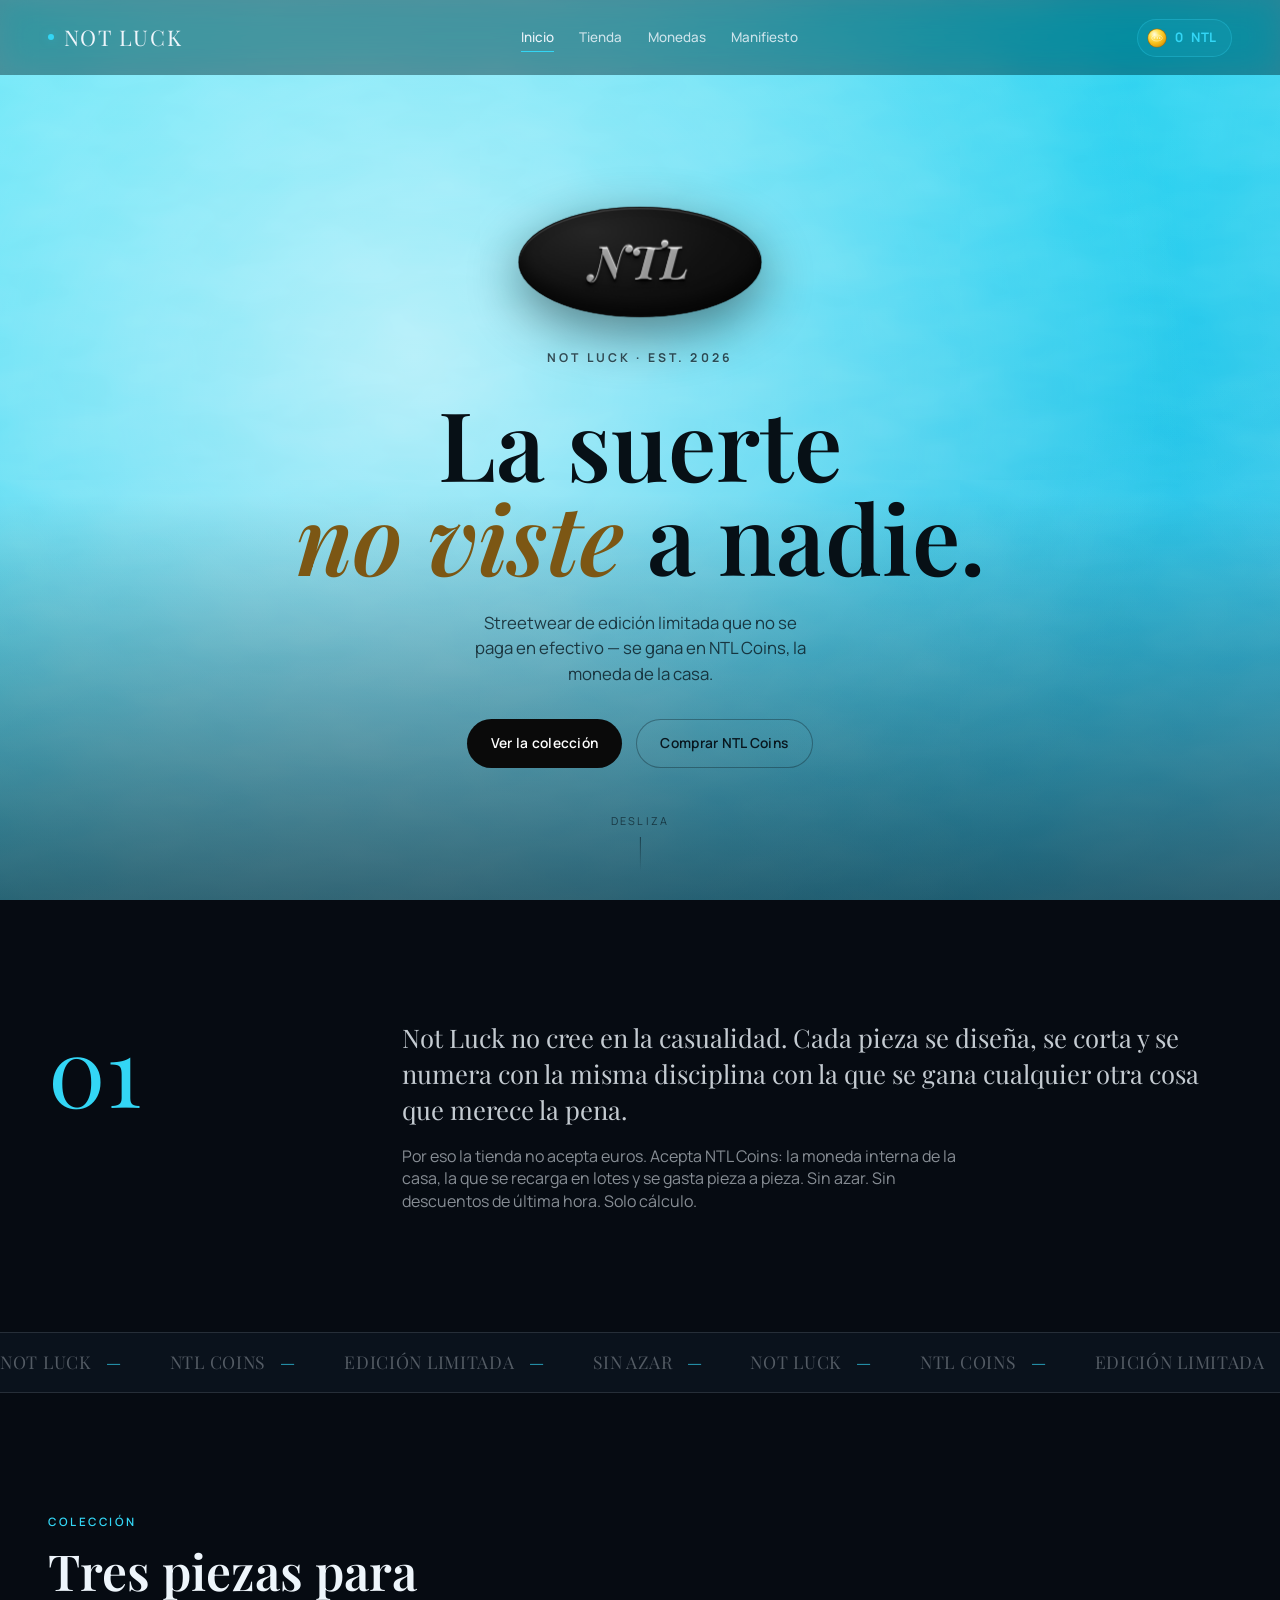
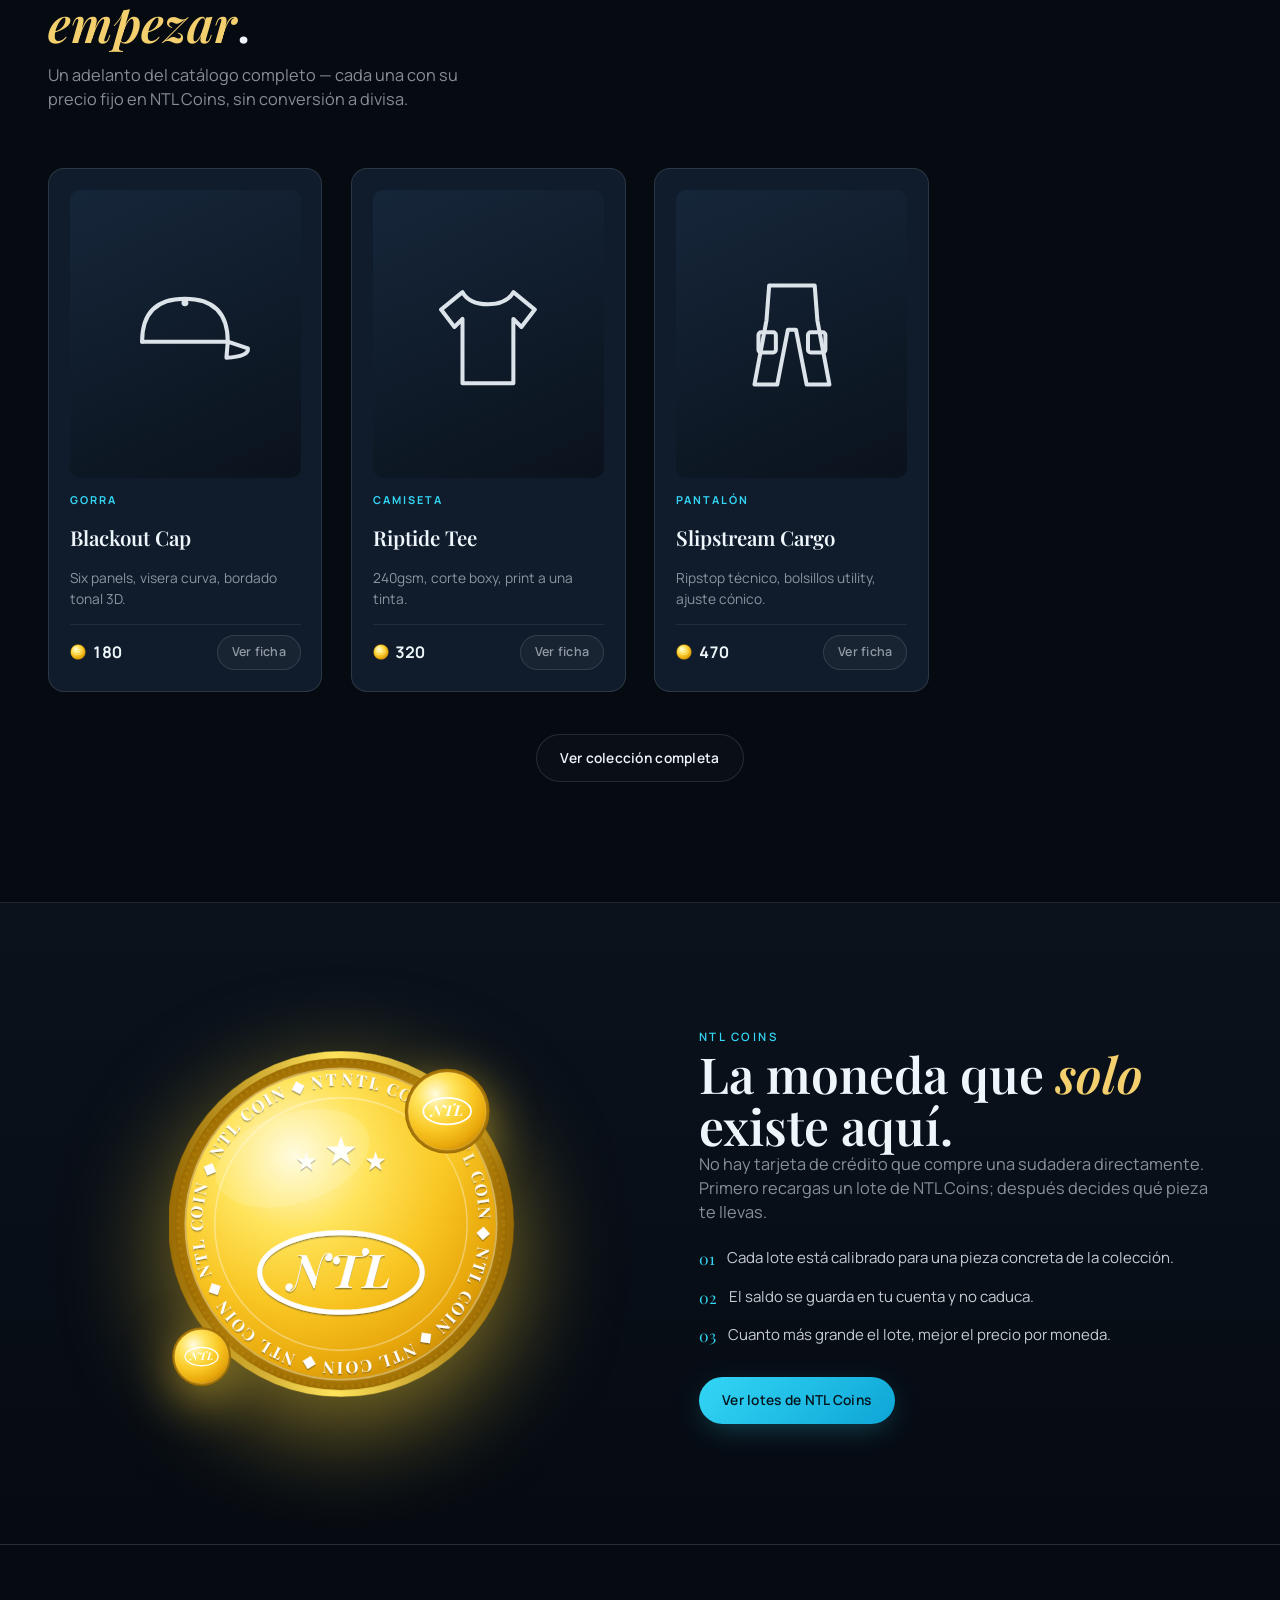
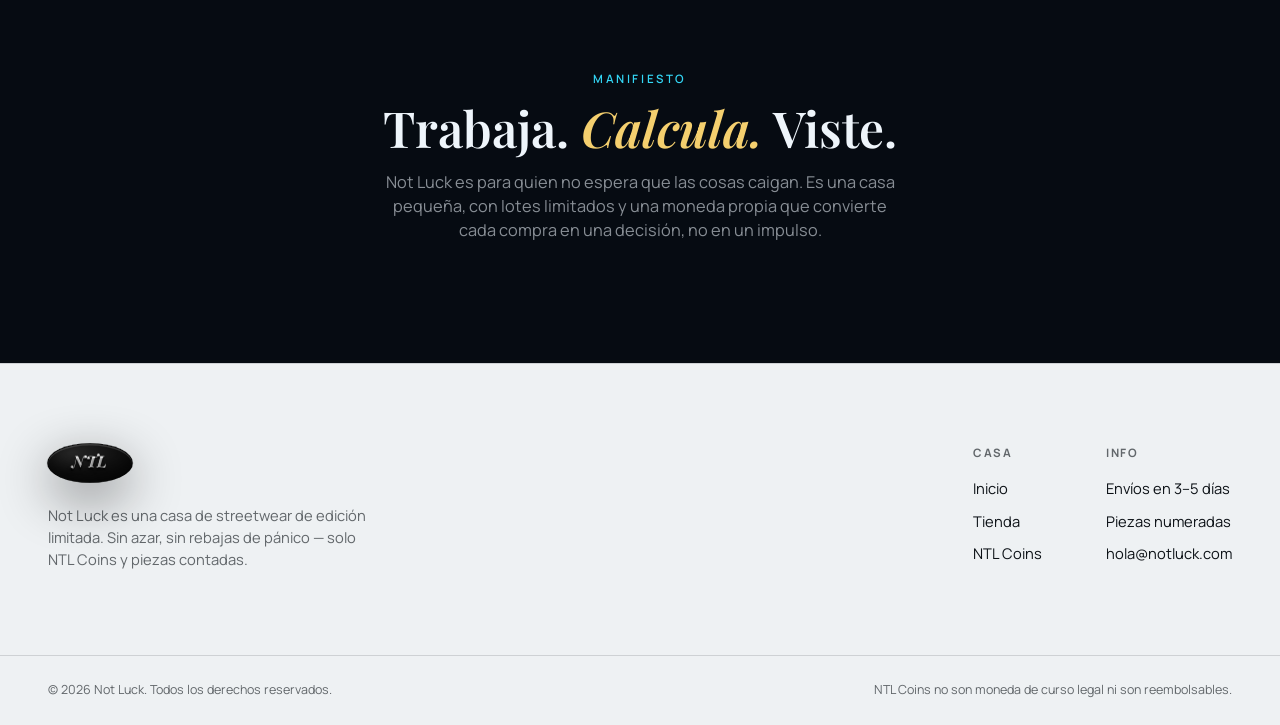
<file: index.html>
<!doctype html>
<html lang="es">
<head>
<meta charset="utf-8" />
<meta name="viewport" content="width=device-width, initial-scale=1" />
<title>Not Luck — Streetwear de colección</title>
<meta name="description" content="Not Luck. Streetwear de edición limitada que se compra únicamente con NTL Coins, la moneda de la casa." />
<link rel="icon" type="image/svg+xml" href="assets/img/favicon.svg" />
<link rel="preconnect" href="https://fonts.googleapis.com">
<link rel="preconnect" href="https://fonts.gstatic.com" crossorigin>
<link href="https://fonts.googleapis.com/css2?family=Playfair+Display:ital,wght@0,500;0,600;0,700;1,500;1,600;1,700&family=Manrope:wght@400;500;600;700;800&display=swap" rel="stylesheet">
<link rel="stylesheet" href="styles.css?v=20260910" />
</head>
<body>

<svg width="0" height="0" style="position:absolute" aria-hidden="true" focusable="false">
<defs>
<radialGradient id="ntlGold" cx="35%" cy="28%" r="80%">
<stop offset="0%" stop-color="#fffbe0"/>
<stop offset="30%" stop-color="#ffe45c"/>
<stop offset="60%" stop-color="#f9c623"/>
<stop offset="85%" stop-color="#e8a80c"/>
<stop offset="100%" stop-color="#c98a06"/>
</radialGradient>
<radialGradient id="ntlGoldEdge" cx="50%" cy="50%" r="50%">
<stop offset="75%" stop-color="#e0a412"/>
<stop offset="100%" stop-color="#9a6b04"/>
</radialGradient>
<path id="coinRimFull" d="M 100,20 A 80,80 0 1,1 100,180 A 80,80 0 1,1 100,20"/>
<filter id="coinEmboss" x="-30%" y="-30%" width="160%" height="160%">
<feDropShadow dx="0" dy="0.7" stdDeviation="0.35" flood-color="#000000" flood-opacity="0.5"/>
</filter>

<symbol id="ntl-coin-face" viewBox="0 0 200 200">
<circle cx="100" cy="100" r="96" fill="url(#ntlGoldEdge)"/>
<circle cx="100" cy="100" r="90" fill="url(#ntlGold)" stroke="#b9860a" stroke-width="1"/>
<circle cx="100" cy="100" r="90" fill="none" stroke="#fffbe0" stroke-width="1" opacity="0.4"/>
<circle cx="100" cy="100" r="94" fill="none" stroke="#b9860a" stroke-width="2" stroke-dasharray="1.6 2.4" opacity="0.5"/>
<circle cx="100" cy="100" r="73" fill="none" stroke="#ffffff" stroke-width="0.8" opacity="0.4"/>
<g fill="#ffffff" filter="url(#coinEmboss)">
<text font-family="'Playfair Display', Georgia, serif" font-weight="700" font-size="9.5" letter-spacing="1">
<textPath href="#coinRimFull" startOffset="0%">NTL COIN &#9670; NTL COIN &#9670; NTL COIN &#9670; NTL COIN &#9670; NTL COIN &#9670; NTL COIN &#9670; NTL COIN &#9670; NTL COIN &#9670;</textPath>
</text>
<path d="M100,49 L102.1,55.1 L108.6,55.2 L103.4,59.1 L105.3,65.3 L100,61.6 L94.7,65.3 L96.6,59.1 L91.4,55.2 L97.9,55.1 Z"/>
<path d="M80,58 L81.4,62.1 L85.7,62.1 L82.3,64.7 L83.5,68.9 L80,66.4 L76.5,68.9 L77.7,64.7 L74.3,62.1 L78.6,62.1 Z"/>
<path d="M120,58 L118.6,62.1 L114.3,62.1 L117.7,64.7 L116.5,68.9 L120,66.4 L123.5,68.9 L122.3,64.7 L125.7,62.1 L121.4,62.1 Z"/>
<ellipse cx="100" cy="128" rx="47" ry="23" fill="none" stroke="#ffffff" stroke-width="3"/>
<text x="100" y="137" text-anchor="middle" font-family="'Playfair Display', Georgia, serif" font-weight="700" font-style="italic" font-size="27" letter-spacing="1">NTL</text>
</g>
<ellipse cx="72" cy="62" rx="46" ry="26" fill="#fffbe0" opacity="0.16" transform="rotate(-18 72 62)"/>
</symbol>

<symbol id="ntl-coin-simple" viewBox="0 0 200 200">
<circle cx="100" cy="100" r="96" fill="url(#ntlGoldEdge)"/>
<circle cx="100" cy="100" r="88" fill="url(#ntlGold)"/>
<circle cx="100" cy="100" r="88" fill="none" stroke="#fffbe0" stroke-width="1.5" opacity="0.3"/>
<ellipse cx="100" cy="100" rx="54" ry="30" fill="none" stroke="#ffffff" stroke-width="4"/>
<text x="100" y="112" text-anchor="middle" font-family="'Playfair Display', Georgia, serif" font-weight="700" font-style="italic" font-size="34" fill="#ffffff" letter-spacing="1">NTL</text>
</symbol>
</defs>
</svg>

<header class="site-header" data-site-header>
  <div class="wrap">
    <a href="index.html" class="brand-mark"><span class="dot"></span>NOT LUCK</a>
    <nav class="main-nav" data-main-nav>
      <a href="index.html" aria-current="page">Inicio</a>
      <a href="tienda.html">Tienda</a>
      <a href="monedas.html">Monedas</a>
      <a href="index.html#manifiesto">Manifiesto</a>
    </nav>
    <div class="header-actions">
      <a href="monedas.html" class="wallet-chip"><svg class="coin-ico" viewBox="0 0 200 200"><use href="#ntl-coin-simple"></use></svg><strong data-wallet-balance>0</strong> NTL</a>
      <button class="nav-toggle" data-nav-toggle aria-label="Abrir menú"><span></span></button>
    </div>
  </div>
</header>

<main>

  <section class="hero">
    <div class="hero-water" aria-hidden="true"></div>
    <div class="hero-inner">
      <div class="coin-logo lg" role="img" aria-label="Not Luck">
        <div class="coin-stage"><div class="coin-3d">
          <div class="coin-face front"><span>NTL</span></div>
          <div class="coin-face back"><span>NTL</span></div>
        </div></div>
      </div>
      <p class="hero-kicker">Not Luck · Est. 2026</p>
      <h1 class="hero-title">La suerte<br><em>no viste</em> a nadie.</h1>
      <p class="hero-sub">Streetwear de edición limitada que no se paga en efectivo — se gana en NTL Coins, la moneda de la casa.</p>
      <div class="hero-actions">
        <a href="tienda.html" class="btn btn-dark">Ver la colección</a>
        <a href="monedas.html" class="btn btn-ghost" style="border-color:rgba(6,20,28,.35);color:#08161e;">Comprar NTL Coins</a>
      </div>
    </div>
    <div class="hero-scroll">Desliza</div>
  </section>

  <section class="section manifesto" id="manifiesto">
    <div class="wrap manifesto-grid">
      <div class="manifesto-num reveal">01</div>
      <div class="manifesto-text">
        <p class="reveal">Not Luck no cree en la casualidad. Cada pieza se diseña, se corta y se numera con la misma disciplina con la que se gana cualquier otra cosa que merece la pena.</p>
        <p class="reveal">Por eso la tienda no acepta euros. Acepta NTL Coins: la moneda interna de la casa, la que se recarga en lotes y se gasta pieza a pieza. Sin azar. Sin descuentos de última hora. Solo cálculo.</p>
      </div>
    </div>
  </section>

  <div class="marquee" aria-hidden="true">
    <div class="marquee-track">
      <span>NOT LUCK</span><span>NTL COINS</span><span>EDICIÓN LIMITADA</span><span>SIN AZAR</span>
      <span>NOT LUCK</span><span>NTL COINS</span><span>EDICIÓN LIMITADA</span><span>SIN AZAR</span>
    </div>
  </div>

  <section class="section">
    <div class="wrap">
      <div class="section-head">
        <span class="eyebrow">Colección</span>
        <h2 class="section-title reveal">Tres piezas para <em>empezar</em>.</h2>
        <p class="section-lede reveal">Un adelanto del catálogo completo — cada una con su precio fijo en NTL Coins, sin conversión a divisa.</p>
      </div>
      <div class="product-grid" data-home-products></div>
      <div style="text-align:center;margin-top:2.6rem;">
        <a href="tienda.html" class="btn btn-ghost">Ver colección completa</a>
      </div>
    </div>
  </section>

  <section class="section coins-teaser">
    <div class="wrap coins-teaser-grid">
      <div class="coin-orbit reveal">
        <div class="coin-big">
          <div class="coin-3d" data-thickness="0.1">
            <div class="coin-face front"><svg viewBox="0 0 200 200"><use href="#ntl-coin-face"></use></svg></div>
            <div class="coin-face back"><svg viewBox="0 0 200 200"><use href="#ntl-coin-face"></use></svg></div>
          </div>
        </div>
        <div class="coin-small a"><svg viewBox="0 0 200 200"><use href="#ntl-coin-simple"></use></svg></div>
        <div class="coin-small b"><svg viewBox="0 0 200 200"><use href="#ntl-coin-simple"></use></svg></div>
      </div>
      <div class="coins-copy">
        <span class="eyebrow">NTL Coins</span>
        <h2 class="section-title reveal">La moneda que <em>solo</em> existe aquí.</h2>
        <p class="section-lede reveal">No hay tarjeta de crédito que compre una sudadera directamente. Primero recargas un lote de NTL Coins; después decides qué pieza te llevas.</p>
        <ul>
          <li class="reveal"><span class="n">01</span> Cada lote está calibrado para una pieza concreta de la colección.</li>
          <li class="reveal"><span class="n">02</span> El saldo se guarda en tu cuenta y no caduca.</li>
          <li class="reveal"><span class="n">03</span> Cuanto más grande el lote, mejor el precio por moneda.</li>
        </ul>
        <div style="margin-top:1.8rem;">
          <a href="monedas.html" class="btn btn-primary">Ver lotes de NTL Coins</a>
        </div>
      </div>
    </div>
  </section>

  <section class="section">
    <div class="wrap" style="text-align:center;">
      <span class="eyebrow">Manifiesto</span>
      <h2 class="section-title reveal" style="margin-top:.8rem;max-width:20ch;margin-inline:auto;">Trabaja. <em>Calcula.</em> Viste.</h2>
      <p class="section-lede reveal" style="margin-inline:auto;margin-top:1rem;">Not Luck es para quien no espera que las cosas caigan. Es una casa pequeña, con lotes limitados y una moneda propia que convierte cada compra en una decisión, no en un impulso.</p>
    </div>
  </section>

</main>

<footer class="lt-section">
  <div class="wrap footer-top">
    <div class="footer-brand">
      <div class="coin-logo sm" role="img" aria-label="Not Luck">
        <div class="coin-stage"><div class="coin-3d">
          <div class="coin-face front"><span>NTL</span></div>
          <div class="coin-face back"><span>NTL</span></div>
        </div></div>
      </div>
      <p>Not Luck es una casa de streetwear de edición limitada. Sin azar, sin rebajas de pánico — solo NTL Coins y piezas contadas.</p>
    </div>
    <div class="footer-cols">
      <div class="footer-col">
        <h4>Casa</h4>
        <a href="index.html">Inicio</a>
        <a href="tienda.html">Tienda</a>
        <a href="monedas.html">NTL Coins</a>
      </div>
      <div class="footer-col">
        <h4>Info</h4>
        <span>Envíos en 3–5 días</span>
        <span>Piezas numeradas</span>
        <span>hola@notluck.com</span>
      </div>
    </div>
  </div>
  <div class="wrap footer-bottom">
    <span>© 2026 Not Luck. Todos los derechos reservados.</span>
    <span>NTL Coins no son moneda de curso legal ni son reembolsables.</span>
  </div>
</footer>

<div class="toast-stack" data-toast-stack aria-live="polite"></div>

<div class="modal-layer" data-quickview aria-hidden="true">
  <div class="modal-card">
    <button class="modal-close" aria-label="Cerrar">✕</button>
    <div class="qv-figure" data-qv-figure></div>
    <span class="product-category" data-qv-category></span>
    <h3 class="product-name" style="font-size:1.7rem;margin-top:.3rem;" data-qv-name></h3>
    <p class="qv-desc" data-qv-desc></p>
    <div class="qv-foot">
      <span class="price-tag" style="font-size:1.2rem;"><svg class="coin-ico" viewBox="0 0 200 200"><use href="#ntl-coin-simple"></use></svg><span data-qv-price></span></span>
      <button class="btn btn-primary" data-qv-buy>Comprar</button>
    </div>
    <p class="qv-note" data-qv-note></p>
  </div>
</div>

<script defer src="lib/manifest.js?v=20260910"></script>
<script defer src="lib/wallet.js?v=20260910"></script>
<script defer src="main.js?v=20260910"></script>
</body>
</html>
</file>
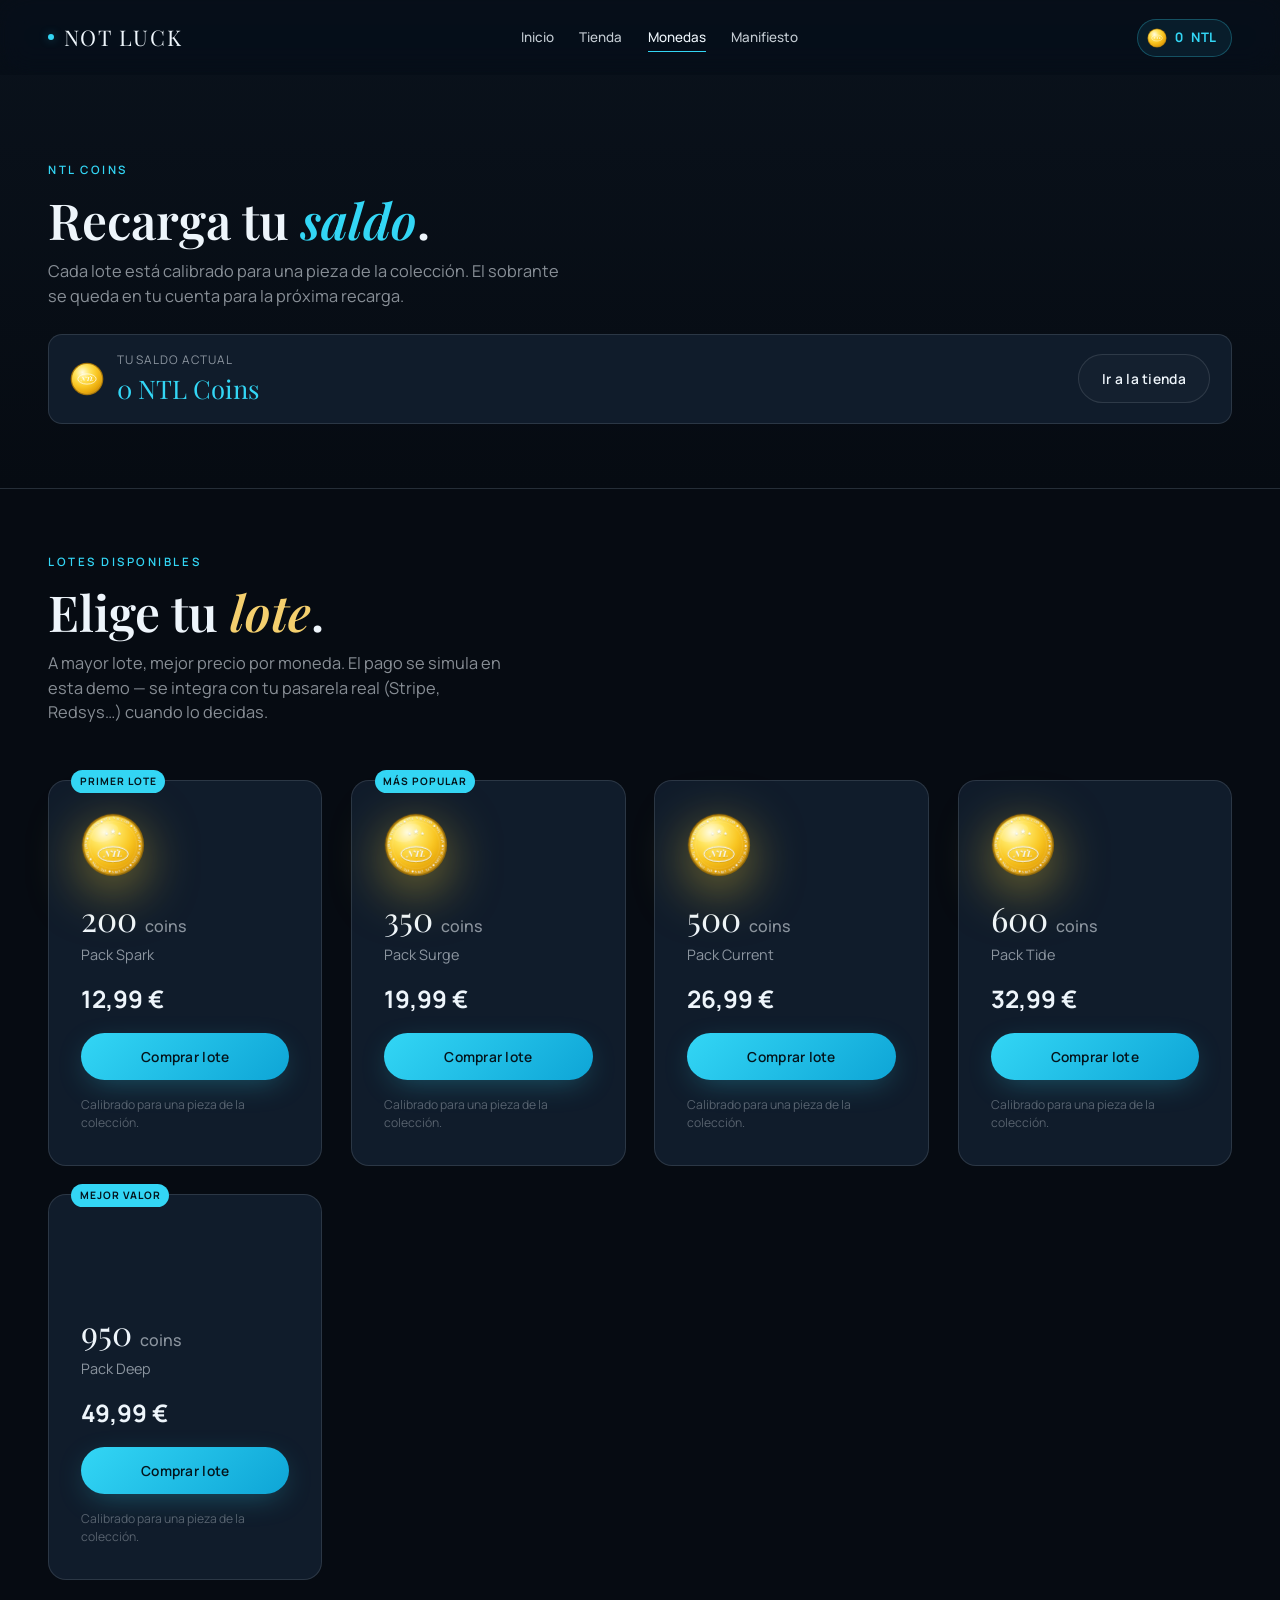
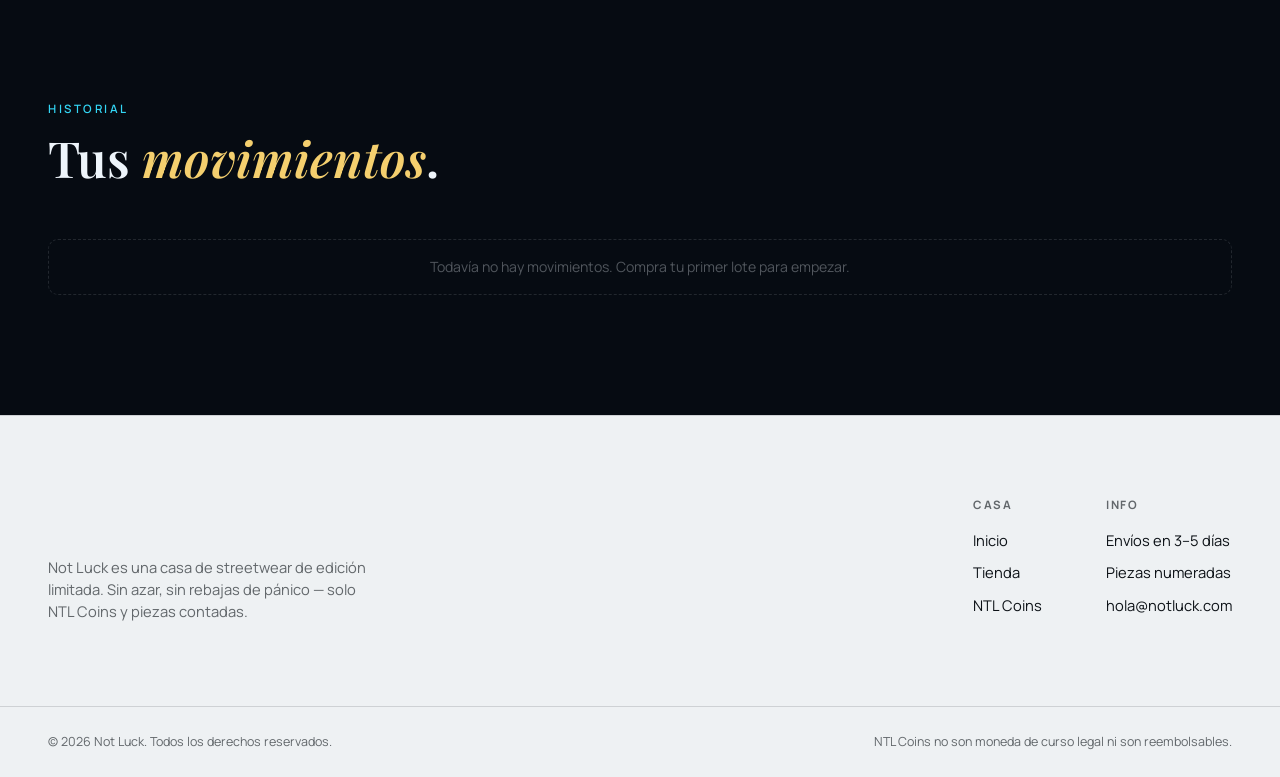
<file: monedas.html>
<!doctype html>
<html lang="es">
<head>
<meta charset="utf-8" />
<meta name="viewport" content="width=device-width, initial-scale=1" />
<title>NTL Coins — Not Luck</title>
<meta name="description" content="Recarga NTL Coins, la moneda de la casa Not Luck, en lotes pensados para cada pieza de la colección." />
<link rel="icon" type="image/svg+xml" href="assets/img/favicon.svg" />
<link rel="preconnect" href="https://fonts.googleapis.com">
<link rel="preconnect" href="https://fonts.gstatic.com" crossorigin>
<link href="https://fonts.googleapis.com/css2?family=Playfair+Display:ital,wght@0,500;0,600;0,700;1,500;1,600;1,700&family=Manrope:wght@400;500;600;700;800&display=swap" rel="stylesheet">
<link rel="stylesheet" href="styles.css?v=20260910" />
</head>
<body>

<svg width="0" height="0" style="position:absolute" aria-hidden="true" focusable="false">
<defs>
<radialGradient id="ntlGold" cx="35%" cy="28%" r="80%">
<stop offset="0%" stop-color="#fffbe0"/>
<stop offset="30%" stop-color="#ffe45c"/>
<stop offset="60%" stop-color="#f9c623"/>
<stop offset="85%" stop-color="#e8a80c"/>
<stop offset="100%" stop-color="#c98a06"/>
</radialGradient>
<radialGradient id="ntlGoldEdge" cx="50%" cy="50%" r="50%">
<stop offset="75%" stop-color="#e0a412"/>
<stop offset="100%" stop-color="#9a6b04"/>
</radialGradient>
<path id="coinRimFull" d="M 100,20 A 80,80 0 1,1 100,180 A 80,80 0 1,1 100,20"/>
<filter id="coinEmboss" x="-30%" y="-30%" width="160%" height="160%">
<feDropShadow dx="0" dy="0.7" stdDeviation="0.35" flood-color="#000000" flood-opacity="0.5"/>
</filter>

<symbol id="ntl-coin-face" viewBox="0 0 200 200">
<circle cx="100" cy="100" r="96" fill="url(#ntlGoldEdge)"/>
<circle cx="100" cy="100" r="90" fill="url(#ntlGold)" stroke="#b9860a" stroke-width="1"/>
<circle cx="100" cy="100" r="90" fill="none" stroke="#fffbe0" stroke-width="1" opacity="0.4"/>
<circle cx="100" cy="100" r="94" fill="none" stroke="#b9860a" stroke-width="2" stroke-dasharray="1.6 2.4" opacity="0.5"/>
<circle cx="100" cy="100" r="73" fill="none" stroke="#ffffff" stroke-width="0.8" opacity="0.4"/>
<g fill="#ffffff" filter="url(#coinEmboss)">
<text font-family="'Playfair Display', Georgia, serif" font-weight="700" font-size="9.5" letter-spacing="1">
<textPath href="#coinRimFull" startOffset="0%">NTL COIN &#9670; NTL COIN &#9670; NTL COIN &#9670; NTL COIN &#9670; NTL COIN &#9670; NTL COIN &#9670; NTL COIN &#9670; NTL COIN &#9670;</textPath>
</text>
<path d="M100,49 L102.1,55.1 L108.6,55.2 L103.4,59.1 L105.3,65.3 L100,61.6 L94.7,65.3 L96.6,59.1 L91.4,55.2 L97.9,55.1 Z"/>
<path d="M80,58 L81.4,62.1 L85.7,62.1 L82.3,64.7 L83.5,68.9 L80,66.4 L76.5,68.9 L77.7,64.7 L74.3,62.1 L78.6,62.1 Z"/>
<path d="M120,58 L118.6,62.1 L114.3,62.1 L117.7,64.7 L116.5,68.9 L120,66.4 L123.5,68.9 L122.3,64.7 L125.7,62.1 L121.4,62.1 Z"/>
<ellipse cx="100" cy="128" rx="47" ry="23" fill="none" stroke="#ffffff" stroke-width="3"/>
<text x="100" y="137" text-anchor="middle" font-family="'Playfair Display', Georgia, serif" font-weight="700" font-style="italic" font-size="27" letter-spacing="1">NTL</text>
</g>
<ellipse cx="72" cy="62" rx="46" ry="26" fill="#fffbe0" opacity="0.16" transform="rotate(-18 72 62)"/>
</symbol>

<symbol id="ntl-coin-simple" viewBox="0 0 200 200">
<circle cx="100" cy="100" r="96" fill="url(#ntlGoldEdge)"/>
<circle cx="100" cy="100" r="88" fill="url(#ntlGold)"/>
<circle cx="100" cy="100" r="88" fill="none" stroke="#fffbe0" stroke-width="1.5" opacity="0.3"/>
<ellipse cx="100" cy="100" rx="54" ry="30" fill="none" stroke="#ffffff" stroke-width="4"/>
<text x="100" y="112" text-anchor="middle" font-family="'Playfair Display', Georgia, serif" font-weight="700" font-style="italic" font-size="34" fill="#ffffff" letter-spacing="1">NTL</text>
</symbol>
</defs>
</svg>

<header class="site-header" data-site-header>
  <div class="wrap">
    <a href="index.html" class="brand-mark"><span class="dot"></span>NOT LUCK</a>
    <nav class="main-nav" data-main-nav>
      <a href="index.html">Inicio</a>
      <a href="tienda.html">Tienda</a>
      <a href="monedas.html" aria-current="page">Monedas</a>
      <a href="index.html#manifiesto">Manifiesto</a>
    </nav>
    <div class="header-actions">
      <a href="monedas.html" class="wallet-chip"><svg class="coin-ico" viewBox="0 0 200 200"><use href="#ntl-coin-simple"></use></svg><strong data-wallet-balance>0</strong> NTL</a>
      <button class="nav-toggle" data-nav-toggle aria-label="Abrir menú"><span></span></button>
    </div>
  </div>
</header>

<main>
  <section class="page-hero">
    <div class="wrap">
      <span class="eyebrow">NTL Coins</span>
      <h1 class="section-title" style="margin-top:.8rem;">Recarga tu <em style="font-style:italic;color:var(--accent);">saldo</em>.</h1>
      <p class="section-lede" style="margin-top:.9rem;">Cada lote está calibrado para una pieza de la colección. El sobrante se queda en tu cuenta para la próxima recarga.</p>

      <div class="wallet-banner">
        <div class="wb-left">
          <svg class="coin-ico" viewBox="0 0 200 200" style="width:34px;height:34px;"><use href="#ntl-coin-simple"></use></svg>
          <div>
            <div class="wb-label">Tu saldo actual</div>
            <div class="wb-balance"><span data-wallet-balance>0</span> NTL Coins</div>
          </div>
        </div>
        <a href="tienda.html" class="btn btn-ghost">Ir a la tienda</a>
      </div>
    </div>
  </section>

  <section class="section" style="padding-top: clamp(2.5rem, 6vw, 4rem);">
    <div class="wrap">
      <div class="section-head">
        <span class="eyebrow">Lotes disponibles</span>
        <h2 class="section-title reveal">Elige tu <em>lote</em>.</h2>
        <p class="section-lede reveal">A mayor lote, mejor precio por moneda. El pago se simula en esta demo — se integra con tu pasarela real (Stripe, Redsys…) cuando lo decidas.</p>
      </div>
      <div class="pack-grid" data-packs></div>
      <noscript><p style="color:var(--ink-mute);margin-top:2rem;">Activa JavaScript para comprar lotes de NTL Coins.</p></noscript>
    </div>
  </section>

  <section class="section" style="padding-top:0;">
    <div class="wrap">
      <div class="section-head">
        <span class="eyebrow">Historial</span>
        <h2 class="section-title reveal">Tus <em>movimientos</em>.</h2>
      </div>
      <div class="ledger-list" data-ledger></div>
    </div>
  </section>
</main>

<footer class="lt-section">
  <div class="wrap footer-top">
    <div class="footer-brand">
      <div class="coin-logo sm" role="img" aria-label="Not Luck">
        <div class="coin-stage"><div class="coin-3d">
          <div class="coin-face front"><span>NTL</span></div>
          <div class="coin-face back"><span>NTL</span></div>
        </div></div>
      </div>
      <p>Not Luck es una casa de streetwear de edición limitada. Sin azar, sin rebajas de pánico — solo NTL Coins y piezas contadas.</p>
    </div>
    <div class="footer-cols">
      <div class="footer-col">
        <h4>Casa</h4>
        <a href="index.html">Inicio</a>
        <a href="tienda.html">Tienda</a>
        <a href="monedas.html">NTL Coins</a>
      </div>
      <div class="footer-col">
        <h4>Info</h4>
        <span>Envíos en 3–5 días</span>
        <span>Piezas numeradas</span>
        <span>hola@notluck.com</span>
      </div>
    </div>
  </div>
  <div class="wrap footer-bottom">
    <span>© 2026 Not Luck. Todos los derechos reservados.</span>
    <span>NTL Coins no son moneda de curso legal ni son reembolsables.</span>
  </div>
</footer>

<div class="toast-stack" data-toast-stack aria-live="polite"></div>

<div class="modal-layer" data-checkout aria-hidden="true">
  <div class="modal-card">
    <button class="modal-close" aria-label="Cerrar">✕</button>

    <form data-co-form class="pay-state is-active">
      <span class="eyebrow">Confirmar recarga</span>
      <h3 class="product-name" style="font-size:1.5rem;margin-top:.4rem;" data-co-name></h3>
      <div class="pay-summary" style="margin-top:1.2rem;">
        <span>Recibirás</span>
        <strong><span data-co-coins></span> NTL Coins</strong>
      </div>
      <div class="field">
        <label for="co-name">Nombre en la tarjeta</label>
        <input id="co-name" type="text" required placeholder="Como aparece en la tarjeta" autocomplete="cc-name" />
      </div>
      <div class="field">
        <label for="co-card">Número de tarjeta</label>
        <input id="co-card" type="text" required placeholder="0000 0000 0000 0000" inputmode="numeric" autocomplete="cc-number" />
      </div>
      <div class="pay-row">
        <div class="field">
          <label for="co-exp">Caducidad</label>
          <input id="co-exp" type="text" required placeholder="MM/AA" autocomplete="cc-exp" />
        </div>
        <div class="field">
          <label for="co-cvc">CVC</label>
          <input id="co-cvc" type="text" required placeholder="123" inputmode="numeric" autocomplete="cc-csc" />
        </div>
      </div>
      <button type="submit" class="btn btn-primary btn-block">Pagar <span data-co-price></span></button>
      <p class="qv-note">Pago simulado — no se realiza ningún cargo real en esta demo.</p>
    </form>

    <div class="pay-state" data-co-processing>
      <div class="spinner"></div>
      <p style="color:var(--ink-mute);">Procesando tu recarga…</p>
    </div>

    <div class="pay-state" data-co-success>
      <svg class="check-draw" viewBox="0 0 64 64"><circle cx="32" cy="32" r="28"/><path d="M20 33 L28 41 L45 23"/></svg>
      <p style="font-family:var(--font-display);font-size:1.3rem;">+<span data-co-success-coins></span> NTL Coins</p>
      <p style="color:var(--ink-mute);margin-top:.4rem;">Ya están en tu saldo. Cuánto antes las gastes, mejor.</p>
      <button class="btn btn-dark" data-co-done style="margin-top:1.4rem;">Entendido</button>
    </div>
  </div>
</div>

<script defer src="lib/manifest.js?v=20260910"></script>
<script defer src="lib/wallet.js?v=20260910"></script>
<script defer src="main.js?v=20260910"></script>
</body>
</html>
</file>
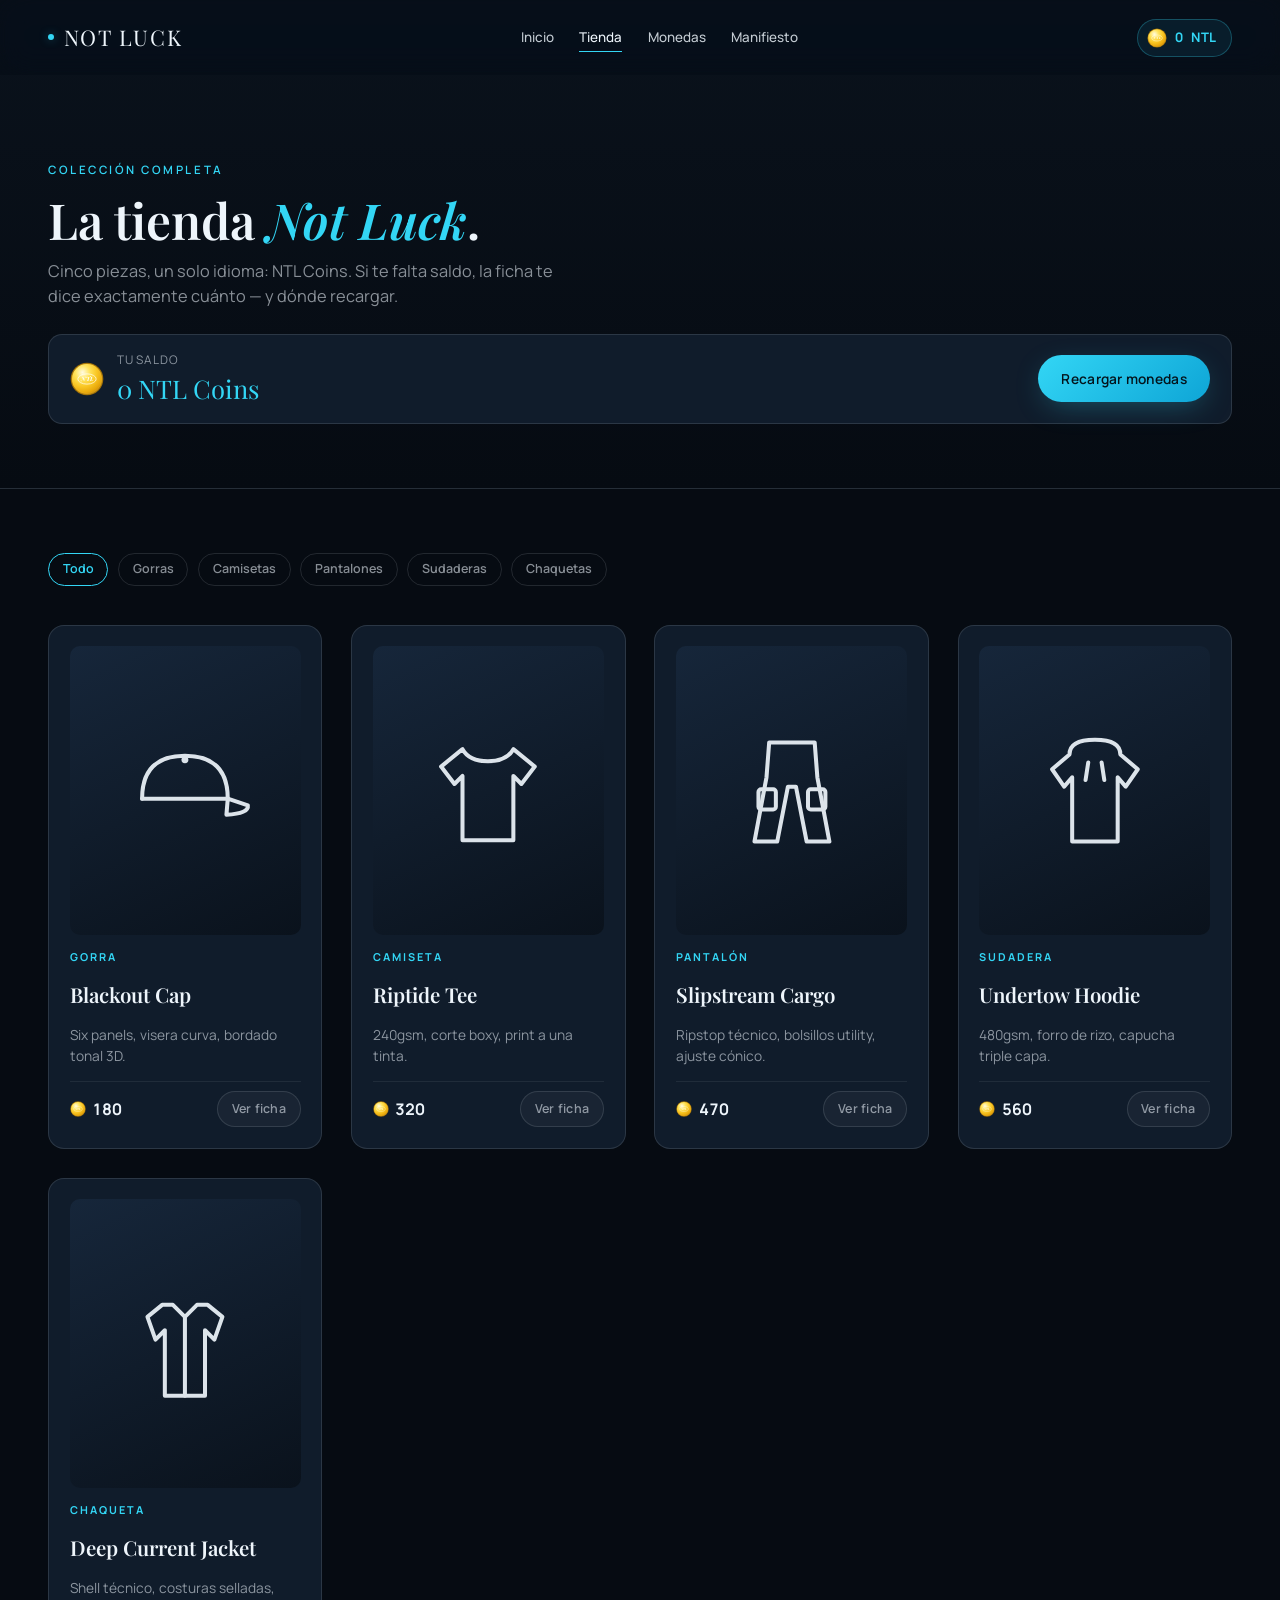
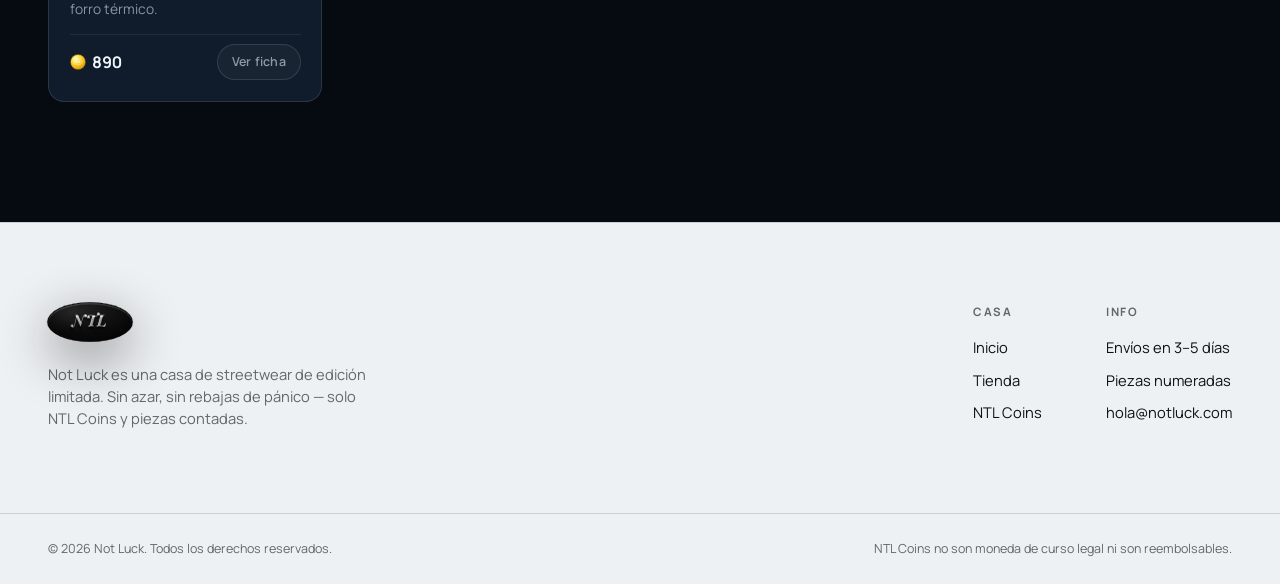
<file: tienda.html>
<!doctype html>
<html lang="es">
<head>
<meta charset="utf-8" />
<meta name="viewport" content="width=device-width, initial-scale=1" />
<title>Tienda — Not Luck</title>
<meta name="description" content="Colección completa de Not Luck. Cada pieza se paga en NTL Coins." />
<link rel="icon" type="image/svg+xml" href="assets/img/favicon.svg" />
<link rel="preconnect" href="https://fonts.googleapis.com">
<link rel="preconnect" href="https://fonts.gstatic.com" crossorigin>
<link href="https://fonts.googleapis.com/css2?family=Playfair+Display:ital,wght@0,500;0,600;0,700;1,500;1,600;1,700&family=Manrope:wght@400;500;600;700;800&display=swap" rel="stylesheet">
<link rel="stylesheet" href="styles.css?v=20260910" />
</head>
<body>

<svg width="0" height="0" style="position:absolute" aria-hidden="true" focusable="false">
<defs>
<radialGradient id="ntlGold" cx="35%" cy="28%" r="80%">
<stop offset="0%" stop-color="#fffbe0"/>
<stop offset="30%" stop-color="#ffe45c"/>
<stop offset="60%" stop-color="#f9c623"/>
<stop offset="85%" stop-color="#e8a80c"/>
<stop offset="100%" stop-color="#c98a06"/>
</radialGradient>
<radialGradient id="ntlGoldEdge" cx="50%" cy="50%" r="50%">
<stop offset="75%" stop-color="#e0a412"/>
<stop offset="100%" stop-color="#9a6b04"/>
</radialGradient>
<path id="coinRimFull" d="M 100,20 A 80,80 0 1,1 100,180 A 80,80 0 1,1 100,20"/>
<filter id="coinEmboss" x="-30%" y="-30%" width="160%" height="160%">
<feDropShadow dx="0" dy="0.7" stdDeviation="0.35" flood-color="#000000" flood-opacity="0.5"/>
</filter>

<symbol id="ntl-coin-face" viewBox="0 0 200 200">
<circle cx="100" cy="100" r="96" fill="url(#ntlGoldEdge)"/>
<circle cx="100" cy="100" r="90" fill="url(#ntlGold)" stroke="#b9860a" stroke-width="1"/>
<circle cx="100" cy="100" r="90" fill="none" stroke="#fffbe0" stroke-width="1" opacity="0.4"/>
<circle cx="100" cy="100" r="94" fill="none" stroke="#b9860a" stroke-width="2" stroke-dasharray="1.6 2.4" opacity="0.5"/>
<circle cx="100" cy="100" r="73" fill="none" stroke="#ffffff" stroke-width="0.8" opacity="0.4"/>
<g fill="#ffffff" filter="url(#coinEmboss)">
<text font-family="'Playfair Display', Georgia, serif" font-weight="700" font-size="9.5" letter-spacing="1">
<textPath href="#coinRimFull" startOffset="0%">NTL COIN &#9670; NTL COIN &#9670; NTL COIN &#9670; NTL COIN &#9670; NTL COIN &#9670; NTL COIN &#9670; NTL COIN &#9670; NTL COIN &#9670;</textPath>
</text>
<path d="M100,49 L102.1,55.1 L108.6,55.2 L103.4,59.1 L105.3,65.3 L100,61.6 L94.7,65.3 L96.6,59.1 L91.4,55.2 L97.9,55.1 Z"/>
<path d="M80,58 L81.4,62.1 L85.7,62.1 L82.3,64.7 L83.5,68.9 L80,66.4 L76.5,68.9 L77.7,64.7 L74.3,62.1 L78.6,62.1 Z"/>
<path d="M120,58 L118.6,62.1 L114.3,62.1 L117.7,64.7 L116.5,68.9 L120,66.4 L123.5,68.9 L122.3,64.7 L125.7,62.1 L121.4,62.1 Z"/>
<ellipse cx="100" cy="128" rx="47" ry="23" fill="none" stroke="#ffffff" stroke-width="3"/>
<text x="100" y="137" text-anchor="middle" font-family="'Playfair Display', Georgia, serif" font-weight="700" font-style="italic" font-size="27" letter-spacing="1">NTL</text>
</g>
<ellipse cx="72" cy="62" rx="46" ry="26" fill="#fffbe0" opacity="0.16" transform="rotate(-18 72 62)"/>
</symbol>

<symbol id="ntl-coin-simple" viewBox="0 0 200 200">
<circle cx="100" cy="100" r="96" fill="url(#ntlGoldEdge)"/>
<circle cx="100" cy="100" r="88" fill="url(#ntlGold)"/>
<circle cx="100" cy="100" r="88" fill="none" stroke="#fffbe0" stroke-width="1.5" opacity="0.3"/>
<ellipse cx="100" cy="100" rx="54" ry="30" fill="none" stroke="#ffffff" stroke-width="4"/>
<text x="100" y="112" text-anchor="middle" font-family="'Playfair Display', Georgia, serif" font-weight="700" font-style="italic" font-size="34" fill="#ffffff" letter-spacing="1">NTL</text>
</symbol>
</defs>
</svg>

<header class="site-header" data-site-header>
  <div class="wrap">
    <a href="index.html" class="brand-mark"><span class="dot"></span>NOT LUCK</a>
    <nav class="main-nav" data-main-nav>
      <a href="index.html">Inicio</a>
      <a href="tienda.html" aria-current="page">Tienda</a>
      <a href="monedas.html">Monedas</a>
      <a href="index.html#manifiesto">Manifiesto</a>
    </nav>
    <div class="header-actions">
      <a href="monedas.html" class="wallet-chip"><svg class="coin-ico" viewBox="0 0 200 200"><use href="#ntl-coin-simple"></use></svg><strong data-wallet-balance>0</strong> NTL</a>
      <button class="nav-toggle" data-nav-toggle aria-label="Abrir menú"><span></span></button>
    </div>
  </div>
</header>

<main>
  <section class="page-hero">
    <div class="wrap">
      <span class="eyebrow">Colección completa</span>
      <h1 class="section-title" style="margin-top:.8rem;">La tienda <em style="font-style:italic;color:var(--accent);">Not Luck</em>.</h1>
      <p class="section-lede" style="margin-top:.9rem;">Cinco piezas, un solo idioma: NTL Coins. Si te falta saldo, la ficha te dice exactamente cuánto — y dónde recargar.</p>

      <div class="wallet-banner">
        <div class="wb-left">
          <svg class="coin-ico" viewBox="0 0 200 200" style="width:34px;height:34px;"><use href="#ntl-coin-simple"></use></svg>
          <div>
            <div class="wb-label">Tu saldo</div>
            <div class="wb-balance"><span data-wallet-balance>0</span> NTL Coins</div>
          </div>
        </div>
        <a href="monedas.html" class="btn btn-primary">Recargar monedas</a>
      </div>
    </div>
  </section>

  <section class="section" style="padding-top: clamp(2.5rem, 6vw, 4rem);">
    <div class="wrap">
      <div class="filter-row" data-filter-row>
        <button class="filter-chip is-active" data-filter="all">Todo</button>
        <button class="filter-chip" data-filter="Gorra">Gorras</button>
        <button class="filter-chip" data-filter="Camiseta">Camisetas</button>
        <button class="filter-chip" data-filter="Pantalón">Pantalones</button>
        <button class="filter-chip" data-filter="Sudadera">Sudaderas</button>
        <button class="filter-chip" data-filter="Chaqueta">Chaquetas</button>
      </div>
      <div class="product-grid" data-shop-products></div>
      <noscript><p style="color:var(--ink-mute);margin-top:2rem;">Activa JavaScript para ver el catálogo y tu saldo de NTL Coins.</p></noscript>
    </div>
  </section>
</main>

<footer class="lt-section">
  <div class="wrap footer-top">
    <div class="footer-brand">
      <div class="coin-logo sm" role="img" aria-label="Not Luck">
        <div class="coin-stage"><div class="coin-3d">
          <div class="coin-face front"><span>NTL</span></div>
          <div class="coin-face back"><span>NTL</span></div>
        </div></div>
      </div>
      <p>Not Luck es una casa de streetwear de edición limitada. Sin azar, sin rebajas de pánico — solo NTL Coins y piezas contadas.</p>
    </div>
    <div class="footer-cols">
      <div class="footer-col">
        <h4>Casa</h4>
        <a href="index.html">Inicio</a>
        <a href="tienda.html">Tienda</a>
        <a href="monedas.html">NTL Coins</a>
      </div>
      <div class="footer-col">
        <h4>Info</h4>
        <span>Envíos en 3–5 días</span>
        <span>Piezas numeradas</span>
        <span>hola@notluck.com</span>
      </div>
    </div>
  </div>
  <div class="wrap footer-bottom">
    <span>© 2026 Not Luck. Todos los derechos reservados.</span>
    <span>NTL Coins no son moneda de curso legal ni son reembolsables.</span>
  </div>
</footer>

<div class="toast-stack" data-toast-stack aria-live="polite"></div>

<div class="modal-layer" data-quickview aria-hidden="true">
  <div class="modal-card">
    <button class="modal-close" aria-label="Cerrar">✕</button>
    <div class="qv-figure" data-qv-figure></div>
    <span class="product-category" data-qv-category></span>
    <h3 class="product-name" style="font-size:1.7rem;margin-top:.3rem;" data-qv-name></h3>
    <p class="qv-desc" data-qv-desc></p>
    <div class="qv-foot">
      <span class="price-tag" style="font-size:1.2rem;"><svg class="coin-ico" viewBox="0 0 200 200"><use href="#ntl-coin-simple"></use></svg><span data-qv-price></span></span>
      <button class="btn btn-primary" data-qv-buy>Comprar</button>
    </div>
    <p class="qv-note" data-qv-note></p>
  </div>
</div>

<script defer src="lib/manifest.js?v=20260910"></script>
<script defer src="lib/wallet.js?v=20260910"></script>
<script defer src="main.js?v=20260910"></script>
</body>
</html>
</file>
<file: styles.css>
/* ============================================================
   NOT LUCK — premium streetwear. Dark editorial + electric blue.
   Pure CSS, no build step.
   ============================================================ */

:root {
  color-scheme: dark;

  --bg: #060b12;
  --bg-2: #0a121c;
  --bg-3: #101c2b;
  --bg-4: #16263a;

  --ink: #eef5fb;
  --ink-soft: rgba(238, 245, 251, 0.82);
  --ink-mute: rgba(238, 245, 251, 0.56);
  --ink-dim: rgba(238, 245, 251, 0.32);

  --accent: #33d6f5;
  --accent-2: #0ea5d6;
  --accent-deep: #0a4f78;
  --accent-ink: #04141c;
  --accent-glow: rgba(51, 214, 245, 0.35);

  --line: rgba(238, 245, 251, 0.12);
  --line-soft: rgba(238, 245, 251, 0.07);

  --lt-bg: #eef1f3;
  --lt-bg-2: #e2e7eb;
  --lt-ink: #0c1116;
  --lt-mute: rgba(12, 17, 22, 0.62);
  --lt-line: rgba(12, 17, 22, 0.14);

  --font-display: "Playfair Display", Georgia, "Times New Roman", serif;
  --font-body: "Manrope", -apple-system, BlinkMacSystemFont, "Segoe UI", sans-serif;

  --gold: #d9a53a;
  --gold-light: #f4cf6e;
  --gold-dark: #7c5714;
  --gold-glow: rgba(255, 214, 51, 0.5);

  --nav-h: 76px;
  --ease-out: cubic-bezier(0.16, 1, 0.3, 1);
  --ease-in-out: cubic-bezier(0.65, 0, 0.35, 1);
}

* { box-sizing: border-box; }
html, body { margin: 0; padding: 0; }

html {
  background: var(--bg);
  overflow-x: clip;
  scroll-behavior: smooth;
  -webkit-text-size-adjust: 100%;
}
@media (prefers-reduced-motion: reduce) {
  html { scroll-behavior: auto; }
}

body {
  background: var(--bg);
  color: var(--ink);
  font-family: var(--font-body);
  font-size: 16px;
  line-height: 1.5;
  -webkit-font-smoothing: antialiased;
  overflow-x: clip;
}

img { max-width: 100%; display: block; }
a { color: inherit; text-decoration: none; }
button { font: inherit; color: inherit; background: none; border: 0; cursor: pointer; }
ul { margin: 0; padding: 0; list-style: none; }
h1, h2, h3, h4, p { margin: 0; }

.wrap {
  max-width: 1280px;
  margin-inline: auto;
  padding-inline: clamp(1.1rem, 4vw, 3rem);
}

.eyebrow {
  font-family: var(--font-body);
  font-size: 0.72rem;
  font-weight: 600;
  letter-spacing: 0.22em;
  text-transform: uppercase;
  color: var(--accent);
}
.lt-section .eyebrow { color: var(--accent-2); }

/* ---------- reveal-on-scroll (defensive: never invisible) ---------- */
.reveal {
  opacity: 0;
  transform: translateY(28px);
  transition: opacity 0.9s var(--ease-out), transform 0.9s var(--ease-out);
}
.reveal.is-visible { opacity: 1; transform: none; }
.reveal[data-split] { opacity: 1; transform: none; }

/* ============================================================
   3D SPIN — shared mechanics for the logo badge and the gold coins.
   A .coin-3d contains two .coin-face (front/back) plus a stack of thin
   .coin-edge slices, all inserted by JS (initCoinDepth in main.js) once
   the element's rendered height is known. Front/back sit at opposite
   ends of a small Z depth (--half-t, set inline by that same JS) and the
   edge slices fill the gap between them, so the spin shows real
   thickness instead of a flat two-face card-flip.
   ============================================================ */
.coin-face,
.coin-edge {
  position: absolute;
  inset: 0;
  border-radius: 50%;
}
.coin-face { backface-visibility: hidden; }
.coin-edge { pointer-events: none; background: #0a0a0a; }
.coin-face.front { transform: translateZ(var(--half-t, 4px)); }
.coin-face.back { transform: rotateY(180deg) translateZ(var(--half-t, 4px)); }
@keyframes coinSpin {
  from { transform: rotateY(0deg); }
  to { transform: rotateY(360deg); }
}

/* ---------- NTL logo badge: black lacquer oval, spinning ---------- */
.coin-logo { display: inline-flex; }
.coin-logo .coin-stage {
  width: var(--coin-w, 132px);
  height: var(--coin-h, 74px);
  perspective: 900px;
  margin-inline: auto;
  /* drop-shadow lives here, NOT on .coin-3d: a `filter` on the element that
     also carries transform-style:preserve-3d flattens the 3D context in
     Chromium, breaking backface-visibility and mirroring the back face. */
  filter: drop-shadow(0 16px 26px rgba(0, 0, 0, 0.45));
}
.coin-logo.lg .coin-stage { --coin-w: 240px; --coin-h: 108px; }
.coin-logo.sm .coin-stage { --coin-w: 84px; --coin-h: 38px; }
.coin-logo .coin-3d {
  position: relative;
  width: 100%;
  height: 100%;
  transform-style: preserve-3d;
  animation: coinSpin 6.5s linear infinite;
}
.coin-logo .coin-face {
  display: flex;
  align-items: center;
  justify-content: center;
  background: radial-gradient(120% 130% at 30% 22%, #262626 0%, #121212 42%, #050505 100%);
  box-shadow:
    0 0 0 1px rgba(0, 0, 0, 0.7),
    0 1.5px 0 rgba(255, 255, 255, 0.14) inset,
    0 -10px 16px rgba(0, 0, 0, 0.55) inset;
}
.coin-logo .coin-edge { background: linear-gradient(90deg, #050505, #2a2a2a 48%, #050505); }
.coin-logo .coin-face span {
  font-family: var(--font-display);
  font-weight: 700;
  font-style: italic;
  color: #e6e6e6; /* fallback if background-clip:text isn't supported */
  font-size: calc(var(--coin-h, 74px) * 0.42);
  letter-spacing: 0.03em;
  transform: translateY(-1px);
  /* raised-letter relief: a highlight above, a cast shadow below, so the
     glyphs read as embossed out of the black surface rather than flat
     printed text. */
  text-shadow:
    0 -1px 0 rgba(255, 255, 255, 0.55),
    0 1px 0 rgba(0, 0, 0, 0.5),
    0 2px 1px rgba(0, 0, 0, 0.55),
    0 3px 4px rgba(0, 0, 0, 0.45);
}
@supports (background-clip: text) or (-webkit-background-clip: text) {
  .coin-logo .coin-face span {
    background: linear-gradient(180deg, #ffffff 0%, #f2f2f2 38%, #b9b9b9 78%, #d8d8d8 100%);
    -webkit-background-clip: text;
    background-clip: text;
    color: transparent;
  }
}

/* ---------- gold coins: NTL Coins currency, spinning ---------- */
.gold-coin { display: inline-flex; }
.gold-coin .coin-stage {
  width: var(--gc, 64px);
  height: var(--gc, 64px);
  perspective: 640px;
  filter: drop-shadow(0 14px 26px var(--gold-glow));
}
.gold-coin .coin-3d {
  position: relative;
  width: 100%;
  height: 100%;
  transform-style: preserve-3d;
  animation: coinSpin 5.5s linear infinite;
}
.gold-coin .coin-face { background: transparent; }
.gold-coin .coin-face svg { width: 100%; height: 100%; display: block; }
.gold-coin .coin-edge { background: linear-gradient(90deg, #9a6b04, #ffe45c 48%, #9a6b04); }

/* small static gold-coin currency glyph (wallet chip, price tags) — kept
   flat: at 16–20px a spinning coin with engraved detail just reads as
   flicker, not motion, so these stay still and simple. */
.coin-ico { display: block; flex-shrink: 0; }

/* ---------- buttons ---------- */
.btn {
  display: inline-flex;
  align-items: center;
  justify-content: center;
  gap: 0.5em;
  padding: 0.95em 1.7em;
  border-radius: 999px;
  font-size: 0.86rem;
  font-weight: 600;
  letter-spacing: 0.02em;
  white-space: nowrap;
  transition: transform 0.4s var(--ease-out), box-shadow 0.4s var(--ease-out), background 0.3s, color 0.3s, border-color .3s;
}
.btn-primary {
  background: linear-gradient(135deg, var(--accent) 0%, var(--accent-2) 100%);
  color: var(--accent-ink);
  box-shadow: 0 8px 30px -8px var(--accent-glow);
}
.btn-primary:hover { transform: translateY(-2px); box-shadow: 0 14px 34px -8px var(--accent-glow); }
.btn-ghost {
  border: 1px solid var(--line);
  color: var(--ink);
  background: rgba(255, 255, 255, 0.02);
}
.btn-ghost:hover { border-color: var(--accent); color: var(--accent); transform: translateY(-2px); }
.btn-dark {
  background: #0a0a0a;
  color: #fff;
}
.btn-dark:hover { transform: translateY(-2px); box-shadow: 0 14px 30px -10px rgba(0,0,0,.5); }
.btn:disabled, .btn[aria-disabled="true"] {
  opacity: 0.45;
  cursor: not-allowed;
  transform: none !important;
  box-shadow: none !important;
}
.btn-block { width: 100%; }
.btn[hover]:not(:disabled) { cursor: pointer; }
@media (hover: none) {
  .btn-primary:hover, .btn-ghost:hover, .btn-dark:hover { transform: none; }
}

/* ============================================================
   HEADER
   ============================================================ */
.site-header {
  position: fixed;
  inset: 0 0 auto 0;
  z-index: 60;
  height: var(--nav-h);
  display: flex;
  align-items: center;
  border-bottom: 1px solid transparent;
  transition: border-color 0.4s;
}
/* backdrop-filter lives on ::before, not the header itself: a `backdrop-filter`
   on .site-header would make it the containing block for its position:fixed
   .main-nav child (mobile overlay), collapsing it to zero height. */
.site-header::before {
  content: "";
  position: absolute;
  inset: 0;
  z-index: -1;
  background: rgba(6, 11, 18, 0.4);
  backdrop-filter: blur(16px) saturate(140%);
  -webkit-backdrop-filter: blur(16px) saturate(140%);
  transition: background 0.4s;
}
@supports not (backdrop-filter: blur(1px)) {
  .site-header::before { background: rgba(6, 11, 18, 0.92); }
}
.site-header.is-scrolled { border-bottom-color: var(--line); }
.site-header.is-scrolled::before { background: rgba(6, 11, 18, 0.82); }
.site-header .wrap {
  display: flex;
  align-items: center;
  justify-content: space-between;
  width: 100%;
  gap: 1rem;
}
.brand-mark {
  display: flex;
  align-items: center;
  gap: 0.6rem;
  font-family: var(--font-display);
  font-size: 1.35rem;
  letter-spacing: 0.08em;
}
.brand-mark .dot { width: 6px; height: 6px; border-radius: 50%; background: var(--accent); box-shadow: 0 0 10px var(--accent-glow); }

.main-nav {
  display: flex;
  align-items: center;
  gap: clamp(1.1rem, 2vw, 2.1rem);
}
.main-nav a {
  font-size: 0.84rem;
  font-weight: 500;
  color: var(--ink-soft);
  position: relative;
  padding-block: 0.3rem;
}
.main-nav a::after {
  content: "";
  position: absolute;
  left: 0; right: 100%; bottom: 0;
  height: 1px;
  background: var(--accent);
  transition: right 0.35s var(--ease-out);
}
.main-nav a:hover { color: var(--ink); }
.main-nav a:hover::after, .main-nav a[aria-current="page"]::after { right: 0; }
.main-nav a[aria-current="page"] { color: var(--ink); }

.header-actions { display: flex; align-items: center; gap: 0.7rem; }

.wallet-chip {
  display: inline-flex;
  align-items: center;
  gap: 0.5rem;
  padding: 0.5rem 0.95rem 0.5rem 0.6rem;
  border-radius: 999px;
  background: rgba(51, 214, 245, 0.08);
  border: 1px solid rgba(51, 214, 245, 0.28);
  font-size: 0.82rem;
  font-weight: 700;
  color: var(--accent);
  letter-spacing: 0.01em;
}
.wallet-chip .coin-ico { width: 20px; height: 20px; }
.wallet-chip strong { font-variant-numeric: tabular-nums; }

.nav-toggle {
  display: none;
  width: 40px; height: 40px;
  border-radius: 50%;
  border: 1px solid var(--line);
  position: relative;
}
.nav-toggle span, .nav-toggle span::before, .nav-toggle span::after {
  content: ""; position: absolute; left: 11px; right: 11px; height: 1px; background: var(--ink);
  transition: transform .3s, opacity .3s;
}
.nav-toggle span { top: 50%; }
.nav-toggle span::before { top: -6px; }
.nav-toggle span::after { top: 6px; }
.nav-toggle.is-open span { opacity: 0; }
.nav-toggle.is-open span::before { top: 0; transform: rotate(45deg); }
.nav-toggle.is-open span::after { top: 0; transform: rotate(-45deg); }

@media (max-width: 860px) {
  .main-nav {
    position: fixed;
    inset: var(--nav-h) 0 0 0;
    background: var(--bg-2);
    flex-direction: column;
    justify-content: center;
    gap: 2rem;
    transform: translateY(-8px);
    opacity: 0;
    pointer-events: none;
    transition: opacity 0.3s, transform 0.3s;
  }
  .main-nav.is-open { opacity: 1; transform: none; pointer-events: auto; }
  .main-nav a { font-size: 1.4rem; }
  .nav-toggle { display: block; }
}

/* ============================================================
   HERO — the water surface
   ============================================================ */
.hero {
  position: relative;
  min-height: 100svh;
  display: flex;
  flex-direction: column;
  align-items: center;
  justify-content: center;
  text-align: center;
  overflow: hidden;
  isolation: isolate;
}
.hero-water {
  position: absolute;
  inset: 0;
  z-index: -2;
  background:
    radial-gradient(circle at 18% 22%, rgba(255,255,255,0.65), transparent 34%),
    radial-gradient(circle at 78% 12%, rgba(255,255,255,0.4), transparent 30%),
    radial-gradient(circle at 62% 68%, rgba(196,247,255,0.55), transparent 42%),
    radial-gradient(circle at 10% 82%, rgba(255,255,255,0.32), transparent 36%),
    radial-gradient(circle at 92% 78%, rgba(150,235,255,0.4), transparent 38%),
    linear-gradient(158deg, #4be3f7 0%, #22cdee 26%, #12b3e0 48%, #0f96cb 68%, #0c73a8 88%, #0a5f92 100%);
  background-size: 180% 180%;
  animation: waterDrift 26s var(--ease-in-out) infinite alternate;
}
.hero-water::before {
  content: "";
  position: absolute;
  inset: 0;
  opacity: 0.5;
  mix-blend-mode: soft-light;
  background-image: url("data:image/svg+xml;utf8,<svg xmlns='http://www.w3.org/2000/svg' width='400' height='400'><filter id='n'><feTurbulence type='fractalNoise' baseFrequency='0.012 0.03' numOctaves='3' seed='7' stitchTiles='stitch'/><feColorMatrix type='matrix' values='0 0 0 0 1  0 0 0 0 1  0 0 0 0 1  0 0 0 0.6 0'/></filter><rect width='100%25' height='100%25' filter='url(%23n)'/></svg>");
  background-size: 480px 480px;
  animation: waterShimmer 14s linear infinite;
}
.hero-water::after {
  content: "";
  position: absolute;
  inset: 0;
  background: linear-gradient(180deg, rgba(6,11,18,0) 55%, rgba(6,11,18,0.55) 100%);
}
@keyframes waterDrift {
  0% { background-position: 0% 20%; }
  100% { background-position: 100% 80%; }
}
@keyframes waterShimmer {
  0% { transform: translate(0, 0); }
  100% { transform: translate(-480px, -480px); }
}
@media (prefers-reduced-motion: reduce) {
  .hero-water, .hero-water::before { animation: none; }
}

.hero-inner {
  position: relative;
  z-index: 1;
  display: flex;
  flex-direction: column;
  align-items: center;
  gap: 1.7rem;
  padding-top: var(--nav-h);
}
.hero-inner .coin-logo { margin-bottom: 0.4rem; }
.hero-kicker {
  font-size: 0.76rem;
  font-weight: 700;
  letter-spacing: 0.26em;
  text-transform: uppercase;
  color: rgba(6, 20, 28, 0.72);
  text-shadow: 0 1px 0 rgba(255,255,255,.2);
}
.hero-title {
  font-family: var(--font-display);
  font-weight: 600;
  font-size: clamp(2.6rem, 8vw, 6rem);
  line-height: 0.98;
  color: #071016;
  text-wrap: balance;
  max-width: 16ch;
  margin-inline: auto;
}
.hero-title em { font-style: italic; color: var(--gold-dark); }
.hero-sub {
  font-size: 1.05rem;
  color: rgba(6, 20, 28, 0.78);
  max-width: 34ch;
  margin-inline: auto;
}
.hero-actions {
  display: flex;
  gap: 0.9rem;
  flex-wrap: wrap;
  justify-content: center;
  margin-top: 0.4rem;
}
.hero-scroll {
  position: absolute;
  bottom: 1.8rem;
  left: 50%;
  transform: translateX(-50%);
  z-index: 1;
  display: flex;
  flex-direction: column;
  align-items: center;
  gap: 0.5rem;
  font-size: 0.68rem;
  letter-spacing: 0.2em;
  text-transform: uppercase;
  color: rgba(6, 20, 28, 0.65);
}
.hero-scroll::after {
  content: "";
  width: 1px; height: 34px;
  background: linear-gradient(180deg, rgba(6,20,28,.6), transparent);
  animation: scrollLine 2.2s var(--ease-in-out) infinite;
}
@keyframes scrollLine { 0%, 100% { transform: scaleY(1); opacity: .8; } 50% { transform: scaleY(0.5); opacity: .3; } }

/* ============================================================
   SECTIONS — dark editorial body
   ============================================================ */
section { position: relative; }
.section { padding-block: clamp(4.5rem, 10vw, 7.5rem); }
.section-head {
  display: flex;
  flex-direction: column;
  gap: 0.9rem;
  max-width: 46ch;
  margin-bottom: clamp(2.2rem, 5vw, 3.5rem);
}
.section-head.center { align-items: center; text-align: center; margin-inline: auto; }
.section-title {
  font-family: var(--font-display);
  font-weight: 600;
  font-size: clamp(1.9rem, 4vw, 3.1rem);
  line-height: 1.05;
}
.section-title em { font-style: italic; color: var(--gold-light); }
.section-lede { color: var(--ink-mute); font-size: 1.02rem; max-width: 52ch; }

.halo {
  position: absolute;
  inset: -60% -20% -40% -20%;
  background: radial-gradient(45% 35% at 50% 40%, var(--accent-glow), transparent 72%);
  filter: blur(110px);
  pointer-events: none;
  z-index: 0;
}

/* manifesto */
.manifesto { background: var(--bg); }
.manifesto-grid {
  display: grid;
  grid-template-columns: 0.5fr 1.5fr;
  gap: clamp(2rem, 6vw, 5rem);
  align-items: start;
}
.manifesto-num {
  font-family: var(--font-display);
  font-size: clamp(3rem, 8vw, 6rem);
  color: var(--accent);
  opacity: 0.85;
  line-height: 1;
}
.manifesto-text p {
  font-size: clamp(1.15rem, 2.4vw, 1.6rem);
  line-height: 1.4;
  color: var(--ink-soft);
  font-family: var(--font-display);
}
.manifesto-text p + p { margin-top: 1.1rem; color: var(--ink-mute); font-family: var(--font-body); font-size: 1rem; max-width: 58ch; }
@media (max-width: 720px) {
  .manifesto-grid { grid-template-columns: 1fr; gap: 1.4rem; }
}

/* marquee */
.marquee {
  border-top: 1px solid var(--line);
  border-bottom: 1px solid var(--line);
  background: var(--bg-2);
  overflow: hidden;
  padding-block: 1rem;
}
.marquee-track {
  display: flex;
  gap: 3rem;
  white-space: nowrap;
  width: max-content;
  animation: marqueeScroll 32s linear infinite;
}
.marquee-track span {
  font-family: var(--font-display);
  font-size: 1.1rem;
  letter-spacing: 0.04em;
  color: var(--ink-dim);
  display: inline-flex;
  align-items: center;
  gap: 0.9rem;
}
.marquee-track span::after { content: "—"; color: var(--accent); }
@keyframes marqueeScroll { from { transform: translateX(0); } to { transform: translateX(-50%); } }

/* product grid (home teaser + shop) */
.product-grid {
  display: grid;
  grid-template-columns: repeat(auto-fill, minmax(250px, 1fr));
  gap: clamp(1.2rem, 2.4vw, 1.8rem);
}
.product-card {
  position: relative;
  background: var(--bg-3);
  border: 1px solid var(--line);
  border-radius: 16px;
  padding: 1.3rem;
  display: flex;
  flex-direction: column;
  gap: 0.9rem;
  overflow: hidden;
  transition: transform 0.5s var(--ease-out), border-color 0.4s, box-shadow 0.5s;
}
.product-card::before {
  content: "";
  position: absolute;
  inset: -40% -40% auto auto;
  width: 60%; height: 60%;
  background: radial-gradient(circle, var(--accent-glow), transparent 70%);
  opacity: 0;
  transition: opacity 0.5s;
  pointer-events: none;
}
.product-card:hover {
  transform: translateY(-6px);
  border-color: rgba(51, 214, 245, 0.4);
  box-shadow: 0 24px 50px -20px rgba(0, 0, 0, 0.55);
}
.product-card:hover::before { opacity: 1; }
.product-figure {
  position: relative;
  aspect-ratio: 4 / 5;
  border-radius: 10px;
  overflow: hidden;
  background: linear-gradient(155deg, var(--bg-4), var(--bg-2));
  display: flex;
  align-items: center;
  justify-content: center;
}
.product-figure svg { width: 58%; height: 58%; opacity: 0.92; }
.product-card:hover .product-figure svg { transform: scale(1.06); }
.product-figure svg { transition: transform 0.6s var(--ease-out); }
.product-category {
  font-size: 0.68rem;
  letter-spacing: 0.18em;
  text-transform: uppercase;
  color: var(--accent);
  font-weight: 700;
}
.product-name {
  font-family: var(--font-display);
  font-size: 1.28rem;
  font-weight: 600;
}
.product-blurb { font-size: 0.86rem; color: var(--ink-mute); }
.product-foot {
  display: flex;
  align-items: center;
  justify-content: space-between;
  gap: 0.6rem;
  margin-top: auto;
  padding-top: 0.6rem;
  border-top: 1px solid var(--line-soft);
}
.price-tag {
  display: inline-flex;
  align-items: center;
  gap: 0.4rem;
  font-weight: 700;
  font-variant-numeric: tabular-nums;
}
.price-tag .coin-ico { width: 16px; height: 16px; }
.card-cta {
  font-size: 0.78rem;
  padding: 0.6em 1.1em;
}

/* coin economy teaser (home) */
.coins-teaser {
  background: linear-gradient(180deg, var(--bg-2), var(--bg));
  border-top: 1px solid var(--line);
  border-bottom: 1px solid var(--line);
}
.coins-teaser-grid {
  display: grid;
  grid-template-columns: 1.1fr 1fr;
  gap: clamp(2rem, 5vw, 4rem);
  align-items: center;
}
.coin-orbit {
  position: relative;
  width: 100%;
  aspect-ratio: 1;
  max-width: 340px;
  margin-inline: auto;
}
.coin-orbit .coin-big {
  position: absolute;
  inset: 0;
  animation: coinFloat 6s var(--ease-in-out) infinite;
  perspective: 1000px;
  /* drop-shadow here, not on .coin-3d — see note on .coin-logo .coin-stage */
  filter: drop-shadow(0 30px 50px var(--gold-glow));
}
.coin-orbit .coin-big .coin-3d {
  position: relative;
  width: 100%;
  height: 100%;
  transform-style: preserve-3d;
  animation: coinSpin 7s linear infinite;
}
.coin-orbit .coin-big .coin-face { background: transparent; }
.coin-orbit .coin-big .coin-face svg { width: 100%; height: 100%; display: block; }
.coin-orbit .coin-big .coin-edge { background: linear-gradient(90deg, #9a6b04, #ffe45c 48%, #9a6b04); }
.coin-orbit .coin-small {
  position: absolute;
  width: 26%;
  aspect-ratio: 1;
  filter: drop-shadow(0 14px 24px var(--gold-glow));
}
.coin-orbit .coin-small svg { width: 100%; height: 100%; display: block; }
.coin-orbit .coin-small.a { top: 4%; right: 6%; animation: coinFloat 5s var(--ease-in-out) infinite reverse; }
.coin-orbit .coin-small.b { bottom: 2%; left: 0%; width: 18%; animation: coinFloat 7s var(--ease-in-out) infinite; }
@keyframes coinFloat { 0%, 100% { transform: translateY(0); } 50% { transform: translateY(-14px); } }
.coins-copy ul { display: flex; flex-direction: column; gap: 0.9rem; margin-top: 1.4rem; }
.coins-copy li {
  display: flex; gap: 0.8rem; align-items: flex-start;
  font-size: 0.94rem; color: var(--ink-soft);
}
.coins-copy li .n {
  font-family: var(--font-display);
  color: var(--accent);
  font-size: 1rem;
  flex-shrink: 0;
}
@media (max-width: 860px) {
  .coins-teaser-grid { grid-template-columns: 1fr; }
}

/* ============================================================
   SHOP PAGE
   ============================================================ */
.page-hero {
  padding-top: calc(var(--nav-h) + clamp(3rem, 8vw, 5rem));
  padding-bottom: clamp(2.5rem, 6vw, 4rem);
  background: linear-gradient(180deg, var(--bg-2), var(--bg));
  border-bottom: 1px solid var(--line);
}
.page-hero .section-title { max-width: 22ch; }
.wallet-banner {
  display: flex;
  align-items: center;
  justify-content: space-between;
  gap: 1rem;
  flex-wrap: wrap;
  margin-top: 1.6rem;
  padding: 1rem 1.3rem;
  border-radius: 14px;
  background: var(--bg-3);
  border: 1px solid var(--line);
}
.wallet-banner .wb-left { display: flex; align-items: center; gap: 0.8rem; }
.wallet-banner .wb-balance { font-family: var(--font-display); font-size: 1.6rem; color: var(--accent); font-variant-numeric: tabular-nums; }
.wallet-banner .wb-label { font-size: 0.74rem; color: var(--ink-mute); letter-spacing: 0.08em; text-transform: uppercase; }

.filter-row {
  display: flex;
  gap: 0.6rem;
  flex-wrap: wrap;
  margin-bottom: clamp(1.6rem, 4vw, 2.4rem);
}
.filter-chip {
  padding: 0.5em 1.1em;
  border-radius: 999px;
  border: 1px solid var(--line);
  font-size: 0.78rem;
  font-weight: 600;
  color: var(--ink-mute);
  transition: all 0.3s;
}
.filter-chip.is-active, .filter-chip:hover { border-color: var(--accent); color: var(--accent); }

.buy-btn[data-state="ok"] { background: linear-gradient(135deg, var(--accent), var(--accent-2)); color: var(--accent-ink); }
.buy-btn[data-state="short"] { background: rgba(255,255,255,.04); color: var(--ink-mute); border: 1px solid var(--line); }
.buy-btn[data-state="owned"] { background: rgba(51,214,245,.1); color: var(--accent); border: 1px solid rgba(51,214,245,.3); }

/* Quick view modal */
.modal-layer {
  position: fixed;
  inset: 0;
  z-index: 100;
  display: flex;
  align-items: center;
  justify-content: center;
  padding: 1.2rem;
  background: rgba(4, 8, 13, 0.7);
  backdrop-filter: blur(6px);
  opacity: 0;
  pointer-events: none;
  transition: opacity 0.35s;
}
.modal-layer.is-open { opacity: 1; pointer-events: auto; }
.modal-card {
  width: min(560px, 100%);
  max-height: 88vh;
  overflow-y: auto;
  background: var(--bg-3);
  border: 1px solid var(--line);
  border-radius: 20px;
  padding: clamp(1.5rem, 4vw, 2.4rem);
  position: relative;
  transform: translateY(18px) scale(0.98);
  transition: transform 0.4s var(--ease-out);
}
.modal-layer.is-open .modal-card { transform: none; }
.modal-close {
  position: absolute;
  top: 1rem; right: 1rem;
  width: 34px; height: 34px;
  border-radius: 50%;
  border: 1px solid var(--line);
  display: flex; align-items: center; justify-content: center;
  font-size: 1rem;
  color: var(--ink-mute);
}
.modal-close:hover { color: var(--ink); border-color: var(--accent); }
.qv-figure {
  aspect-ratio: 16/10;
  border-radius: 12px;
  background: linear-gradient(155deg, var(--bg-4), var(--bg-2));
  display: flex; align-items: center; justify-content: center;
  margin-bottom: 1.4rem;
}
.qv-figure svg { width: 42%; }
.qv-desc { color: var(--ink-mute); font-size: 0.94rem; margin-top: 0.6rem; }
.qv-foot { display: flex; align-items: center; justify-content: space-between; gap: 1rem; margin-top: 1.6rem; flex-wrap: wrap; }
.qv-note { font-size: 0.78rem; color: var(--ink-dim); margin-top: 0.8rem; }

/* ============================================================
   COINS PAGE
   ============================================================ */
.pack-grid {
  display: grid;
  grid-template-columns: repeat(auto-fill, minmax(240px, 1fr));
  gap: clamp(1.2rem, 2.4vw, 1.8rem);
}
.pack-card {
  position: relative;
  background: var(--bg-3);
  border: 1px solid var(--line);
  border-radius: 18px;
  padding: clamp(1.5rem, 3vw, 2rem);
  display: flex;
  flex-direction: column;
  gap: 1rem;
  transition: transform 0.5s var(--ease-out), border-color 0.4s, box-shadow 0.5s;
}
.pack-card:hover { transform: translateY(-6px); border-color: rgba(51,214,245,.4); box-shadow: 0 24px 50px -20px rgba(0,0,0,.55); }
.pack-tag {
  position: absolute;
  top: -11px; left: 1.4rem;
  font-size: 0.64rem;
  font-weight: 700;
  letter-spacing: 0.1em;
  text-transform: uppercase;
  padding: 0.35em 0.8em;
  border-radius: 999px;
  background: var(--accent);
  color: var(--accent-ink);
}
.pack-amount { font-family: var(--font-display); font-size: 2.1rem; font-variant-numeric: tabular-nums; }
.pack-amount small { font-size: 1rem; color: var(--ink-mute); font-family: var(--font-body); font-weight: 500; }
.pack-name { font-size: 0.9rem; color: var(--ink-mute); }
.pack-price { font-size: 1.5rem; font-weight: 700; margin-top: auto; }
.pack-note { font-size: 0.76rem; color: var(--ink-dim); }

/* checkout modal */
.pay-row { display: grid; grid-template-columns: 1fr 1fr; gap: 0.8rem; }
.field { display: flex; flex-direction: column; gap: 0.4rem; margin-bottom: 0.9rem; }
.field label { font-size: 0.74rem; letter-spacing: 0.05em; text-transform: uppercase; color: var(--ink-mute); }
.field input {
  background: var(--bg-2);
  border: 1px solid var(--line);
  border-radius: 10px;
  padding: 0.8em 1em;
  color: var(--ink);
  font-family: var(--font-body);
  font-size: 0.94rem;
  outline: none;
  transition: border-color 0.3s;
}
.field input:focus { border-color: var(--accent); }
.pay-summary {
  display: flex; align-items: center; justify-content: space-between;
  padding: 1rem 1.2rem;
  border-radius: 12px;
  background: var(--bg-2);
  border: 1px solid var(--line);
  margin-bottom: 1.4rem;
}
.pay-state { display: none; text-align: center; padding: 2rem 0; }
.pay-state.is-active { display: block; }
.spinner {
  width: 40px; height: 40px;
  border-radius: 50%;
  border: 3px solid var(--line);
  border-top-color: var(--accent);
  margin: 0 auto 1rem;
  animation: spin 0.9s linear infinite;
}
@keyframes spin { to { transform: rotate(360deg); } }
.check-draw {
  width: 64px; height: 64px;
  margin: 0 auto 1rem;
}
.check-draw circle { stroke: var(--accent); stroke-width: 2; fill: none; stroke-dasharray: 190; stroke-dashoffset: 190; animation: drawCircle 0.6s var(--ease-out) forwards; }
.check-draw path { stroke: var(--accent); stroke-width: 3; fill: none; stroke-linecap: round; stroke-linejoin: round; stroke-dasharray: 40; stroke-dashoffset: 40; animation: drawCheck 0.4s var(--ease-out) 0.5s forwards; }
@keyframes drawCircle { to { stroke-dashoffset: 0; } }
@keyframes drawCheck { to { stroke-dashoffset: 0; } }

.ledger-list { display: flex; flex-direction: column; gap: 0.6rem; }
.ledger-row {
  display: flex; align-items: center; justify-content: space-between;
  padding: 0.8rem 1rem;
  border-radius: 10px;
  background: var(--bg-3);
  border: 1px solid var(--line-soft);
  font-size: 0.86rem;
}
.ledger-row .amt.credit { color: var(--accent); font-weight: 700; }
.ledger-row .amt.debit { color: var(--ink-mute); font-weight: 700; }
.ledger-empty { color: var(--ink-dim); font-size: 0.88rem; padding: 1rem; text-align: center; border: 1px dashed var(--line); border-radius: 10px; }

/* ============================================================
   LIGHT FOOTER
   ============================================================ */
.lt-section { background: var(--lt-bg); color: var(--lt-ink); border-top: 1px solid var(--lt-line); }
.footer-top {
  display: flex;
  flex-wrap: wrap;
  gap: clamp(2rem, 6vw, 5rem);
  justify-content: space-between;
  padding-block: clamp(3rem, 7vw, 5rem);
  border-bottom: 1px solid var(--lt-line);
}
.footer-brand { max-width: 320px; }
.footer-brand p { color: var(--lt-mute); font-size: 0.92rem; margin-top: 1rem; }
.footer-cols { display: flex; gap: clamp(2rem, 5vw, 4.5rem); flex-wrap: wrap; }
.footer-col h4 { font-size: 0.72rem; letter-spacing: 0.14em; text-transform: uppercase; color: var(--lt-mute); margin-bottom: 1rem; }
.footer-col a, .footer-col span { display: block; font-size: 0.92rem; margin-bottom: 0.65rem; color: var(--lt-ink); }
.footer-col a:hover { color: var(--accent-2); }
.footer-bottom {
  display: flex; justify-content: space-between; align-items: center; flex-wrap: wrap; gap: 1rem;
  padding-block: 1.6rem;
  font-size: 0.78rem;
  color: var(--lt-mute);
}

/* toast */
.toast-stack {
  position: fixed;
  bottom: 1.4rem;
  right: 1.4rem;
  left: 1.4rem;
  z-index: 200;
  display: flex;
  flex-direction: column-reverse;
  gap: 0.6rem;
  align-items: flex-end;
  pointer-events: none;
}
.toast {
  pointer-events: auto;
  max-width: 340px;
  background: var(--bg-4);
  border: 1px solid var(--line);
  border-radius: 12px;
  padding: 0.9rem 1.1rem;
  font-size: 0.86rem;
  color: var(--ink);
  box-shadow: 0 20px 40px -16px rgba(0,0,0,.5);
  transform: translateY(12px);
  opacity: 0;
  animation: toastIn 0.4s var(--ease-out) forwards;
}
.toast.is-leaving { animation: toastOut 0.35s var(--ease-out) forwards; }
.toast strong { color: var(--accent); }
@keyframes toastIn { to { transform: none; opacity: 1; } }
@keyframes toastOut { to { transform: translateX(20px); opacity: 0; } }
@media (max-width: 560px) {
  .toast-stack { left: 1rem; right: 1rem; align-items: stretch; }
  .toast { max-width: none; }
}

/* misc responsive */
@media (max-width: 640px) {
  .pay-row { grid-template-columns: 1fr; }
  .footer-bottom { flex-direction: column; align-items: flex-start; }
}
</file>
